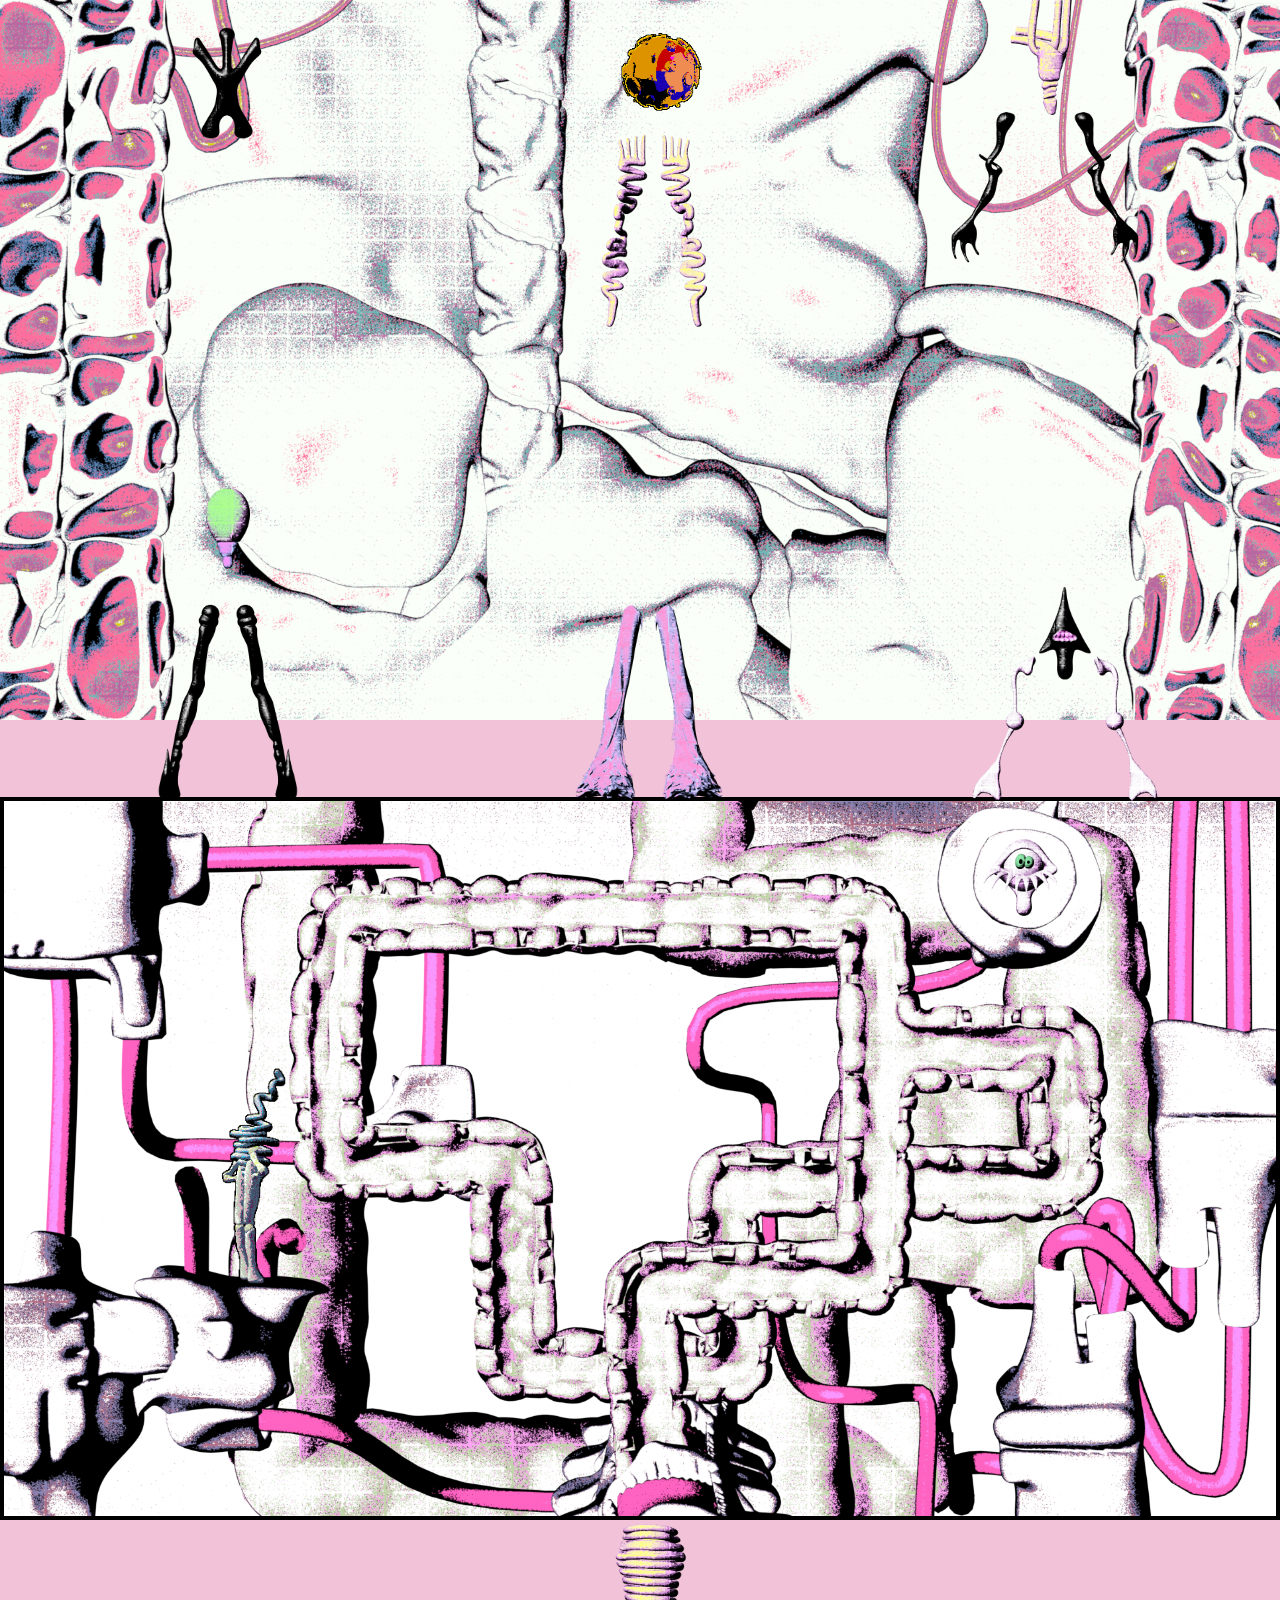
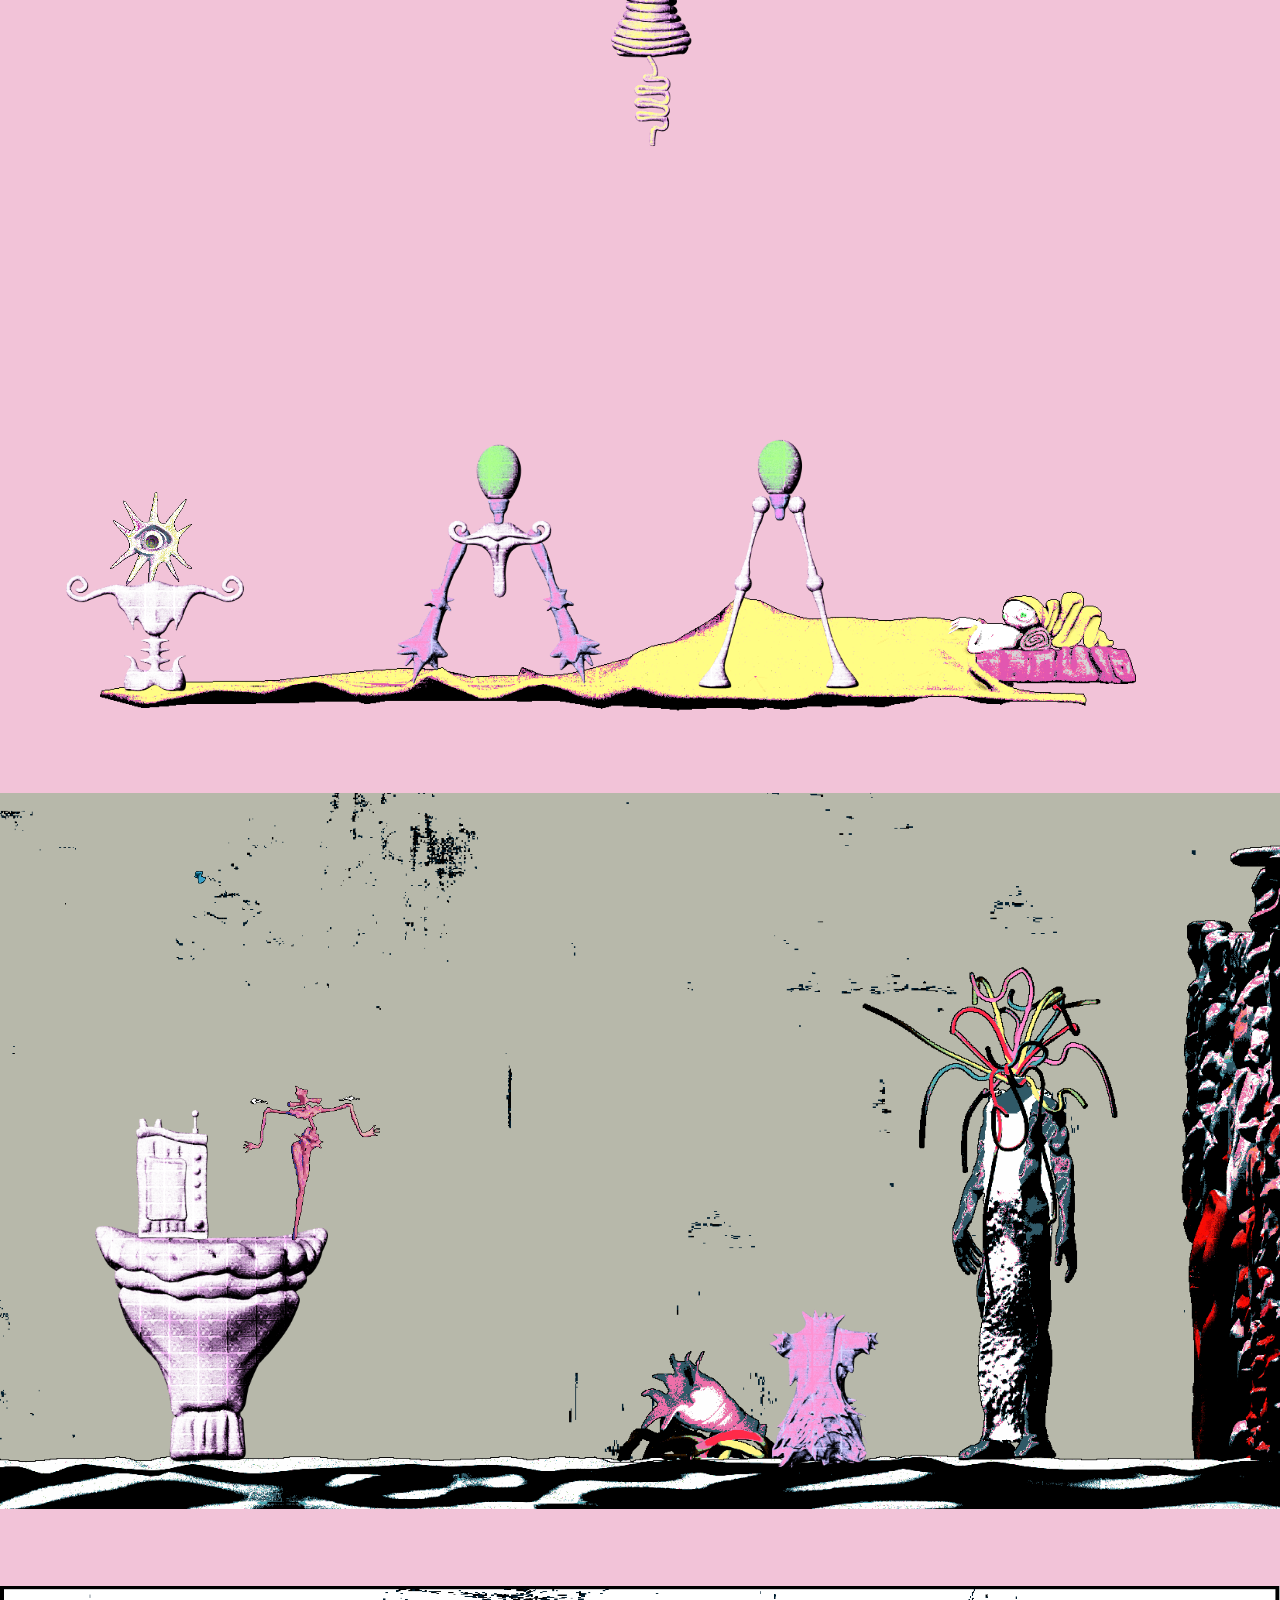
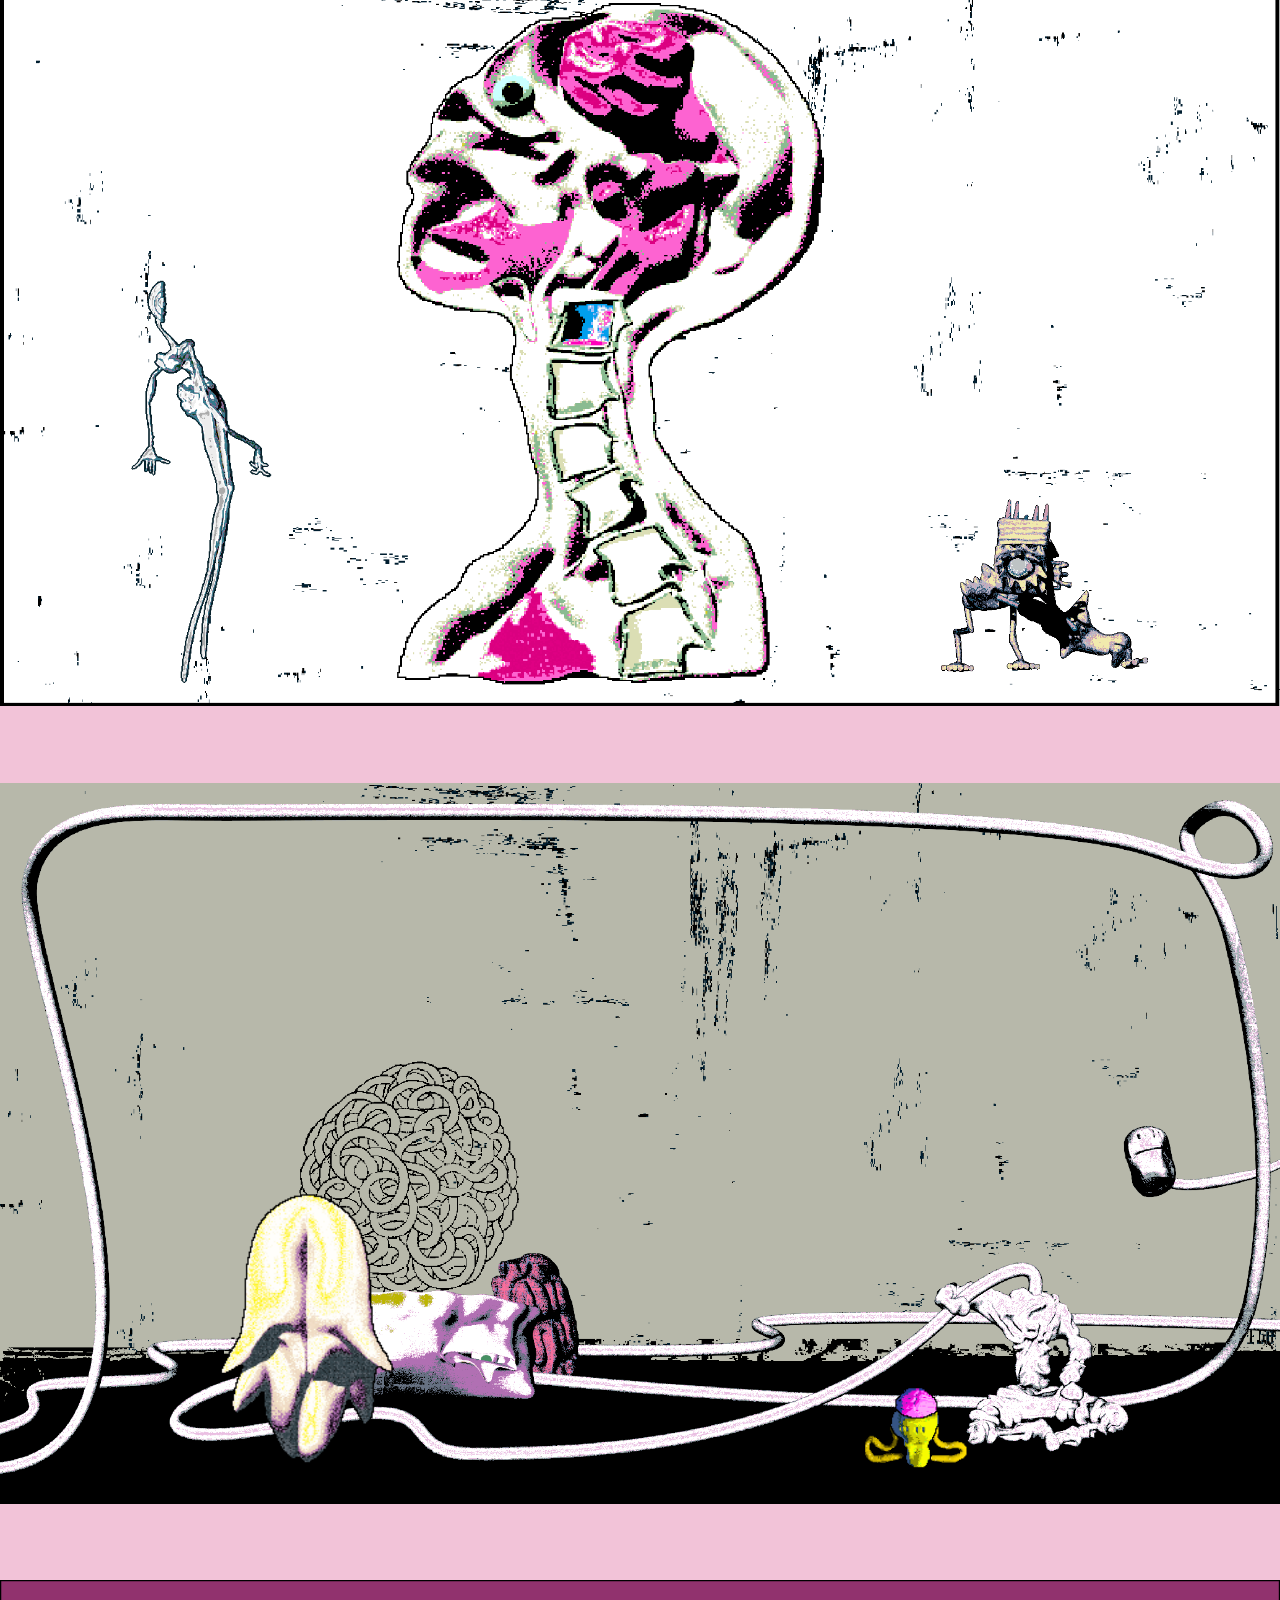
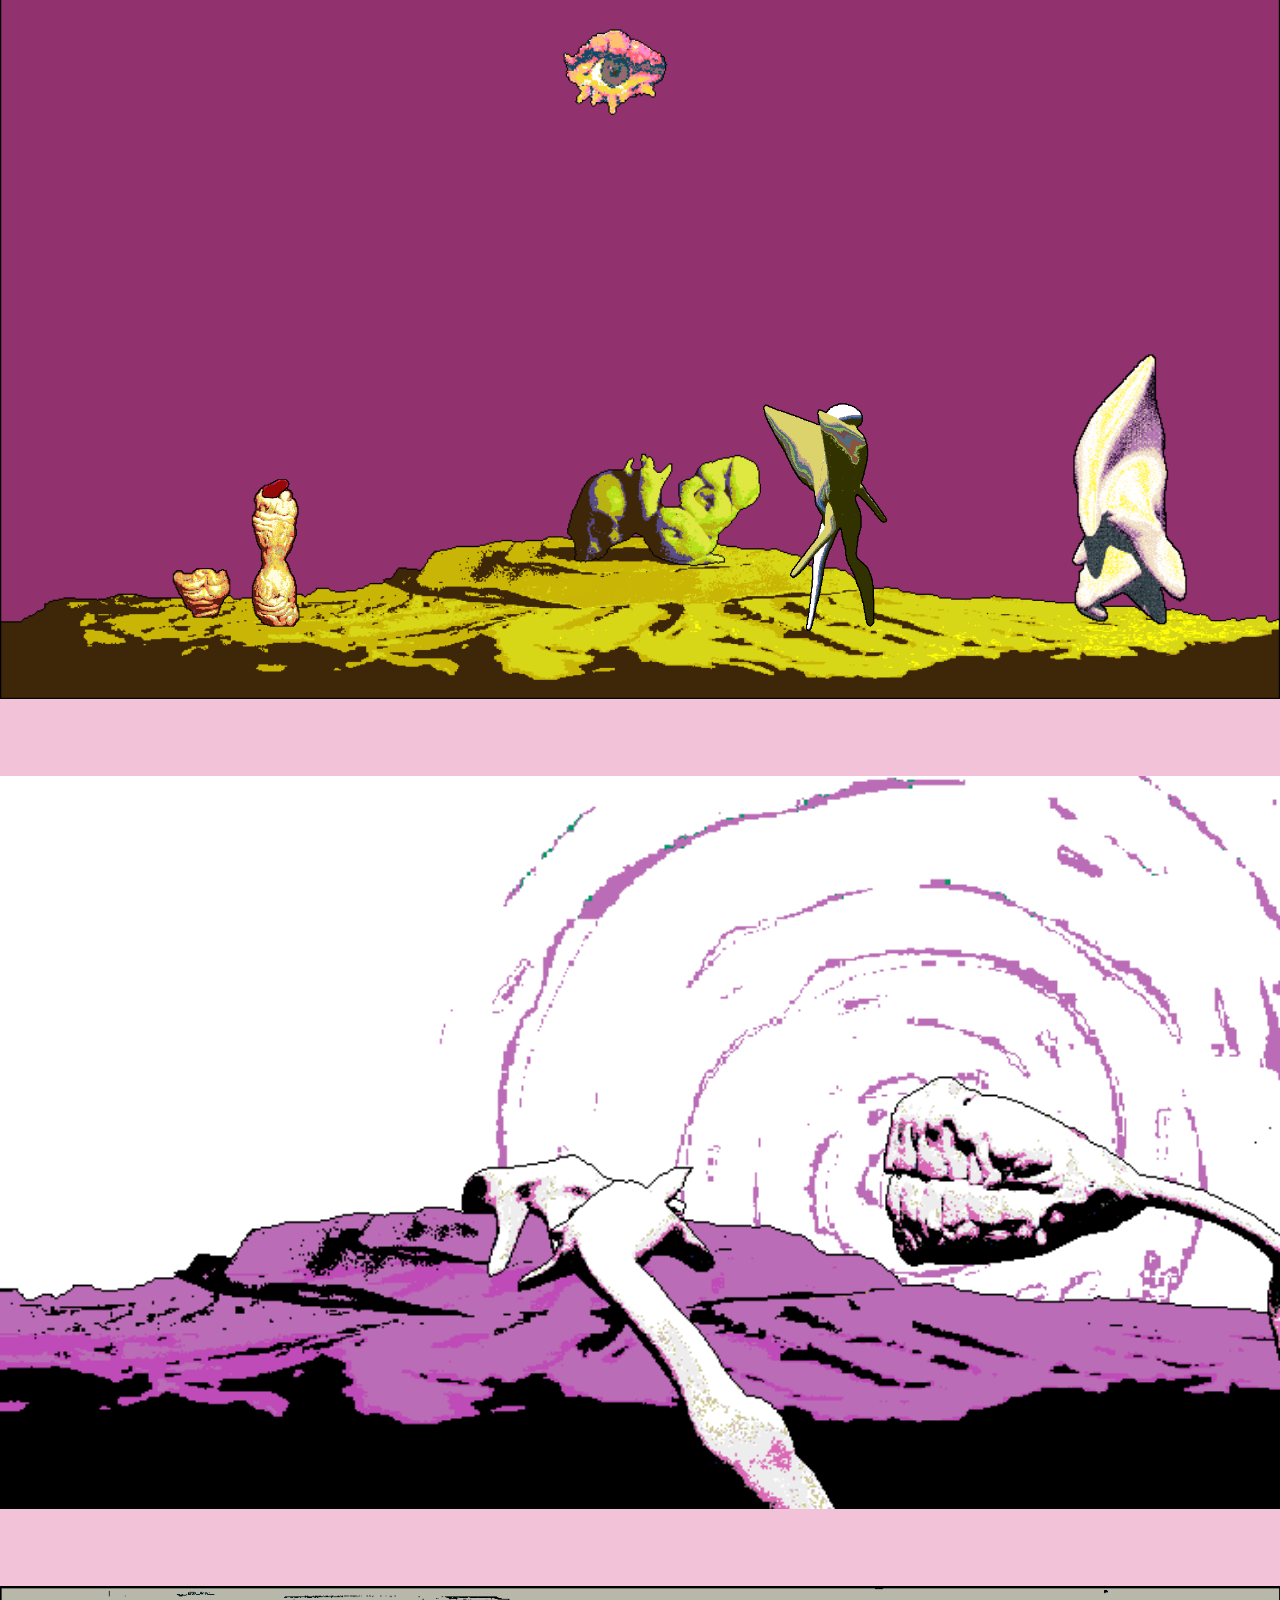
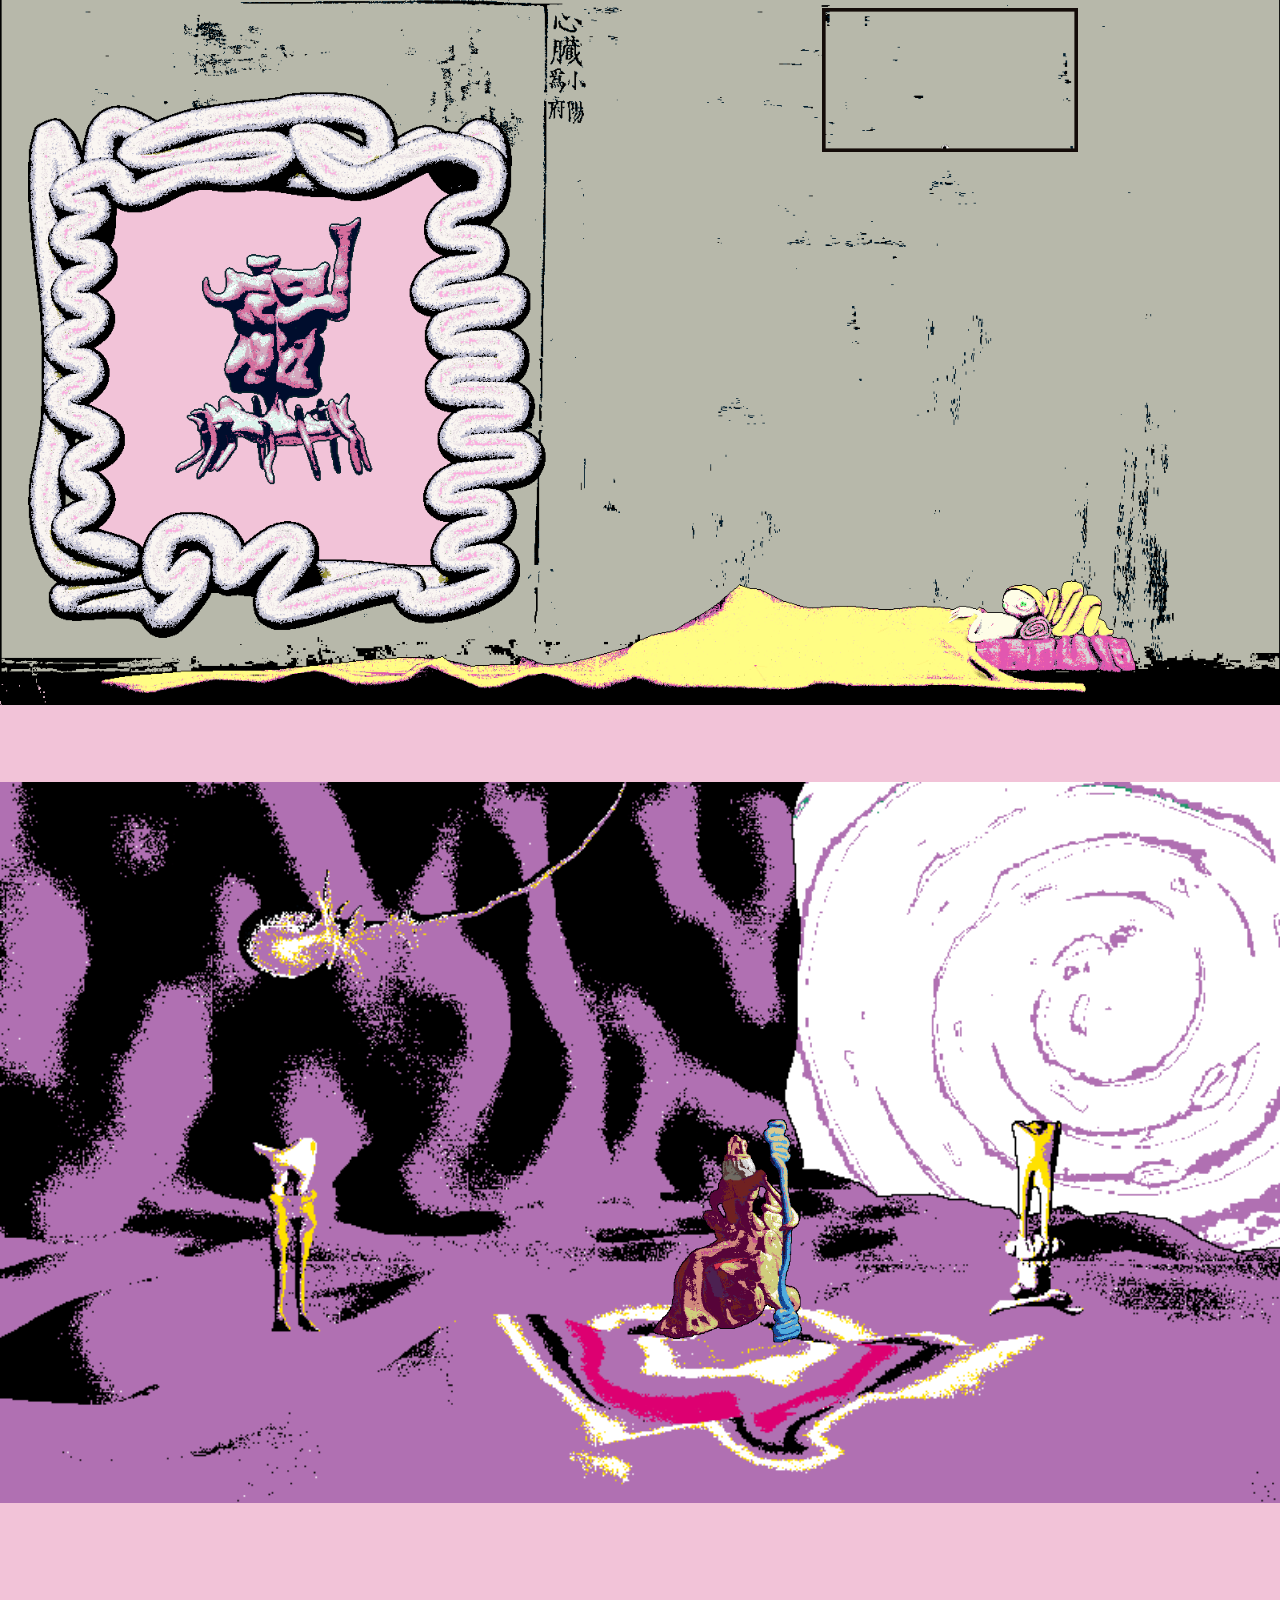
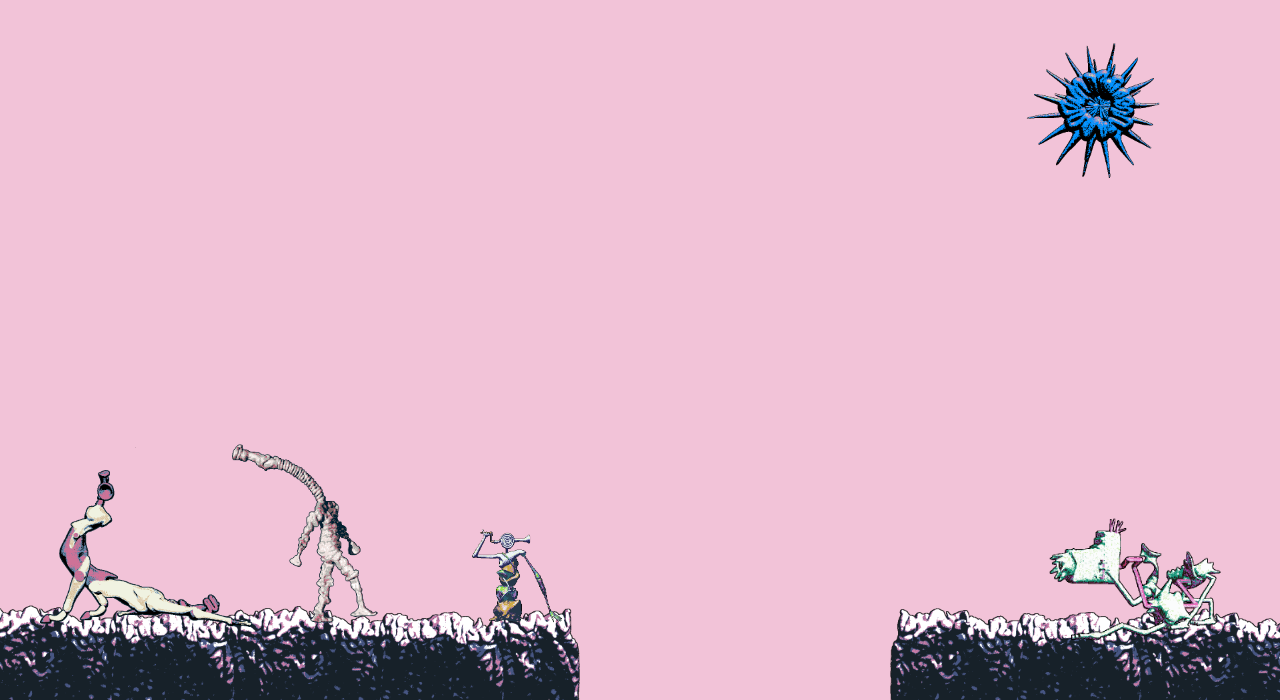
<file: index.html>
<!DOCTYPE html>
<html lang="zh-Hans">
  <head>
    <meta charset="utf-8" />
    <meta name="viewport" content="width=device-width, initial-scale=1" />
    <title>白肉</title>
    <link rel="stylesheet" href="css/stage.css" />
  </head>
  <body>
    <div id="stage" class="wf-stage"></div>
    <script type="module" src="js/viewer.js"></script>
  </body>
</html>
</file>
<file: css/stage.css>
html,
body {
  margin: 0;
  min-height: 100%;
  max-width: 100%;
  overflow-x: hidden;
  background-color: #f2c3d8;
}

html {
  min-height: 100vh;
}

.wf-stage {
  position: relative;
  width: 100%;
  overflow-x: hidden;
  overflow-y: visible;
}

.wf-strip,
.wf-sticker {
  position: absolute;
  display: block;
  margin: 0;
  padding: 0;
  border: 0;
  max-width: none;
  user-select: none;
  -webkit-user-drag: none;
}

.wf-strip {
  left: 0;
  width: 100%;
}

.wf-sticker {
  pointer-events: none;
}

.wf-stage-edit .wf-sticker {
  pointer-events: auto;
  touch-action: none;
}

.wf-stage-edit .wf-sticker-selected {
  outline: 2px solid #111;
}
</file>
